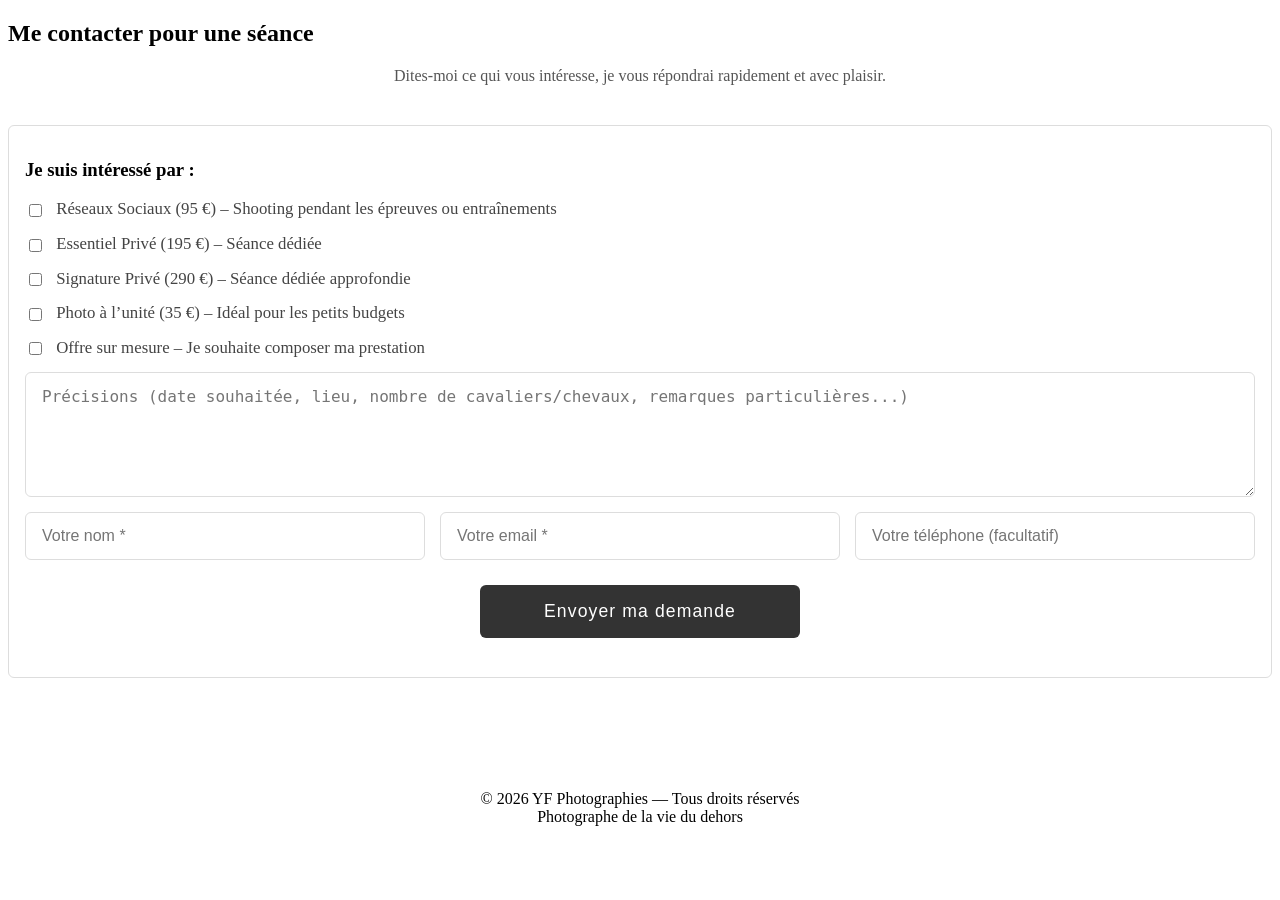
<file: prestations-contact.html>
<!DOCTYPE html>
<html lang="en">
<head>
    <meta charset="UTF-8">
    <meta name="viewport" content="width=device-width, initial-scale=1.0">
    
    <!-- CSS -->
     <link rel="stylesheet" href="./prestations-contact.css" />
    
    <title>Prestations | Contact</title>
</head>
<body>
 <div class="contact-section">
    <h2>Me contacter pour une séance</h2>
    <p style="text-align: center; color: #555; margin-bottom: 40px;">
        Dites-moi ce qui vous intéresse, je vous répondrai rapidement et avec plaisir.
    </p>

    <form id="prestations-form" class="contact-form">
        
        <h3>Je suis intéressé par :</h3>
        
        <div class="checkbox-list">
            <label class="checkbox-item">
                <input type="checkbox" name="offre" value="reseaux">
                Réseaux Sociaux (95 €) – Shooting pendant les épreuves ou entraînements
            </label>
            
            <label class="checkbox-item">
                <input type="checkbox" name="offre" value="essentiel">
                Essentiel Privé (195 €) – Séance dédiée
            </label>
            
            <label class="checkbox-item">
                <input type="checkbox" name="offre" value="signature">
                Signature Privé (290 €) – Séance dédiée approfondie
            </label>
            
            <label class="checkbox-item">
                <input type="checkbox" name="offre" value="unite">
                Photo à l’unité (35 €) – Idéal pour les petits budgets
            </label>
            
            <label class="checkbox-item">
                <input type="checkbox" name="offre" value="surmesure">
                Offre sur mesure – Je souhaite composer ma prestation
            </label>
        </div>

        <div class="textArea">
            <textarea name="message" rows="5" placeholder="Précisions (date souhaitée, lieu, nombre de cavaliers/chevaux, remarques particulières...)"></textarea>
            
        </div>

        <div class="form-row">
            <input type="text" name="nom" placeholder="Votre nom *" required>
            <input type="email" name="email" placeholder="Votre email *" required>
            <input type="tel" name="telephone" placeholder="Votre téléphone (facultatif)">
        </div>

        <button type="submit" class="btn-big">Envoyer ma demande</button>
    </form>
</div>
</div>
</div>
</div>
<footer>
        © 2026 YF Photographies — Tous droits réservés<br>
        Photographe de la vie du dehors
    </footer>

    <script src="./prestations-contact.js"></script>
</body>
</html>
</file>
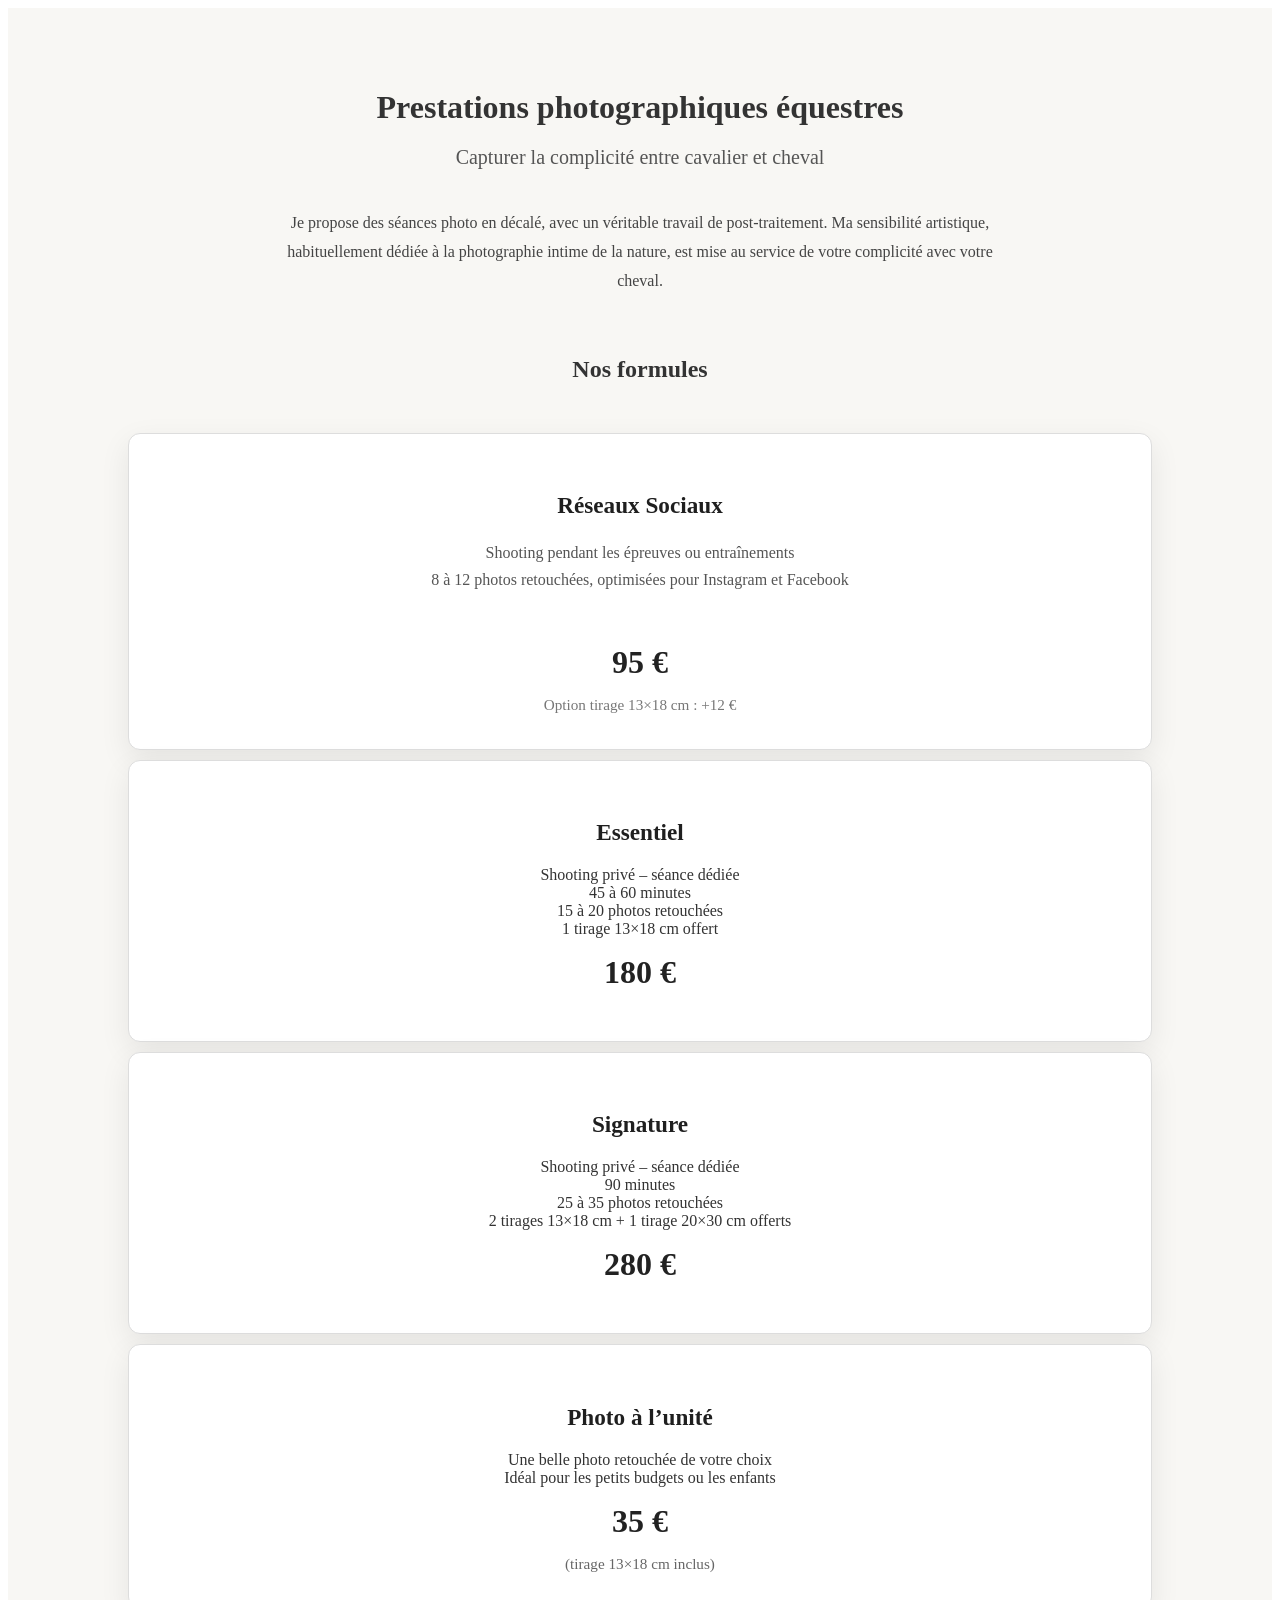
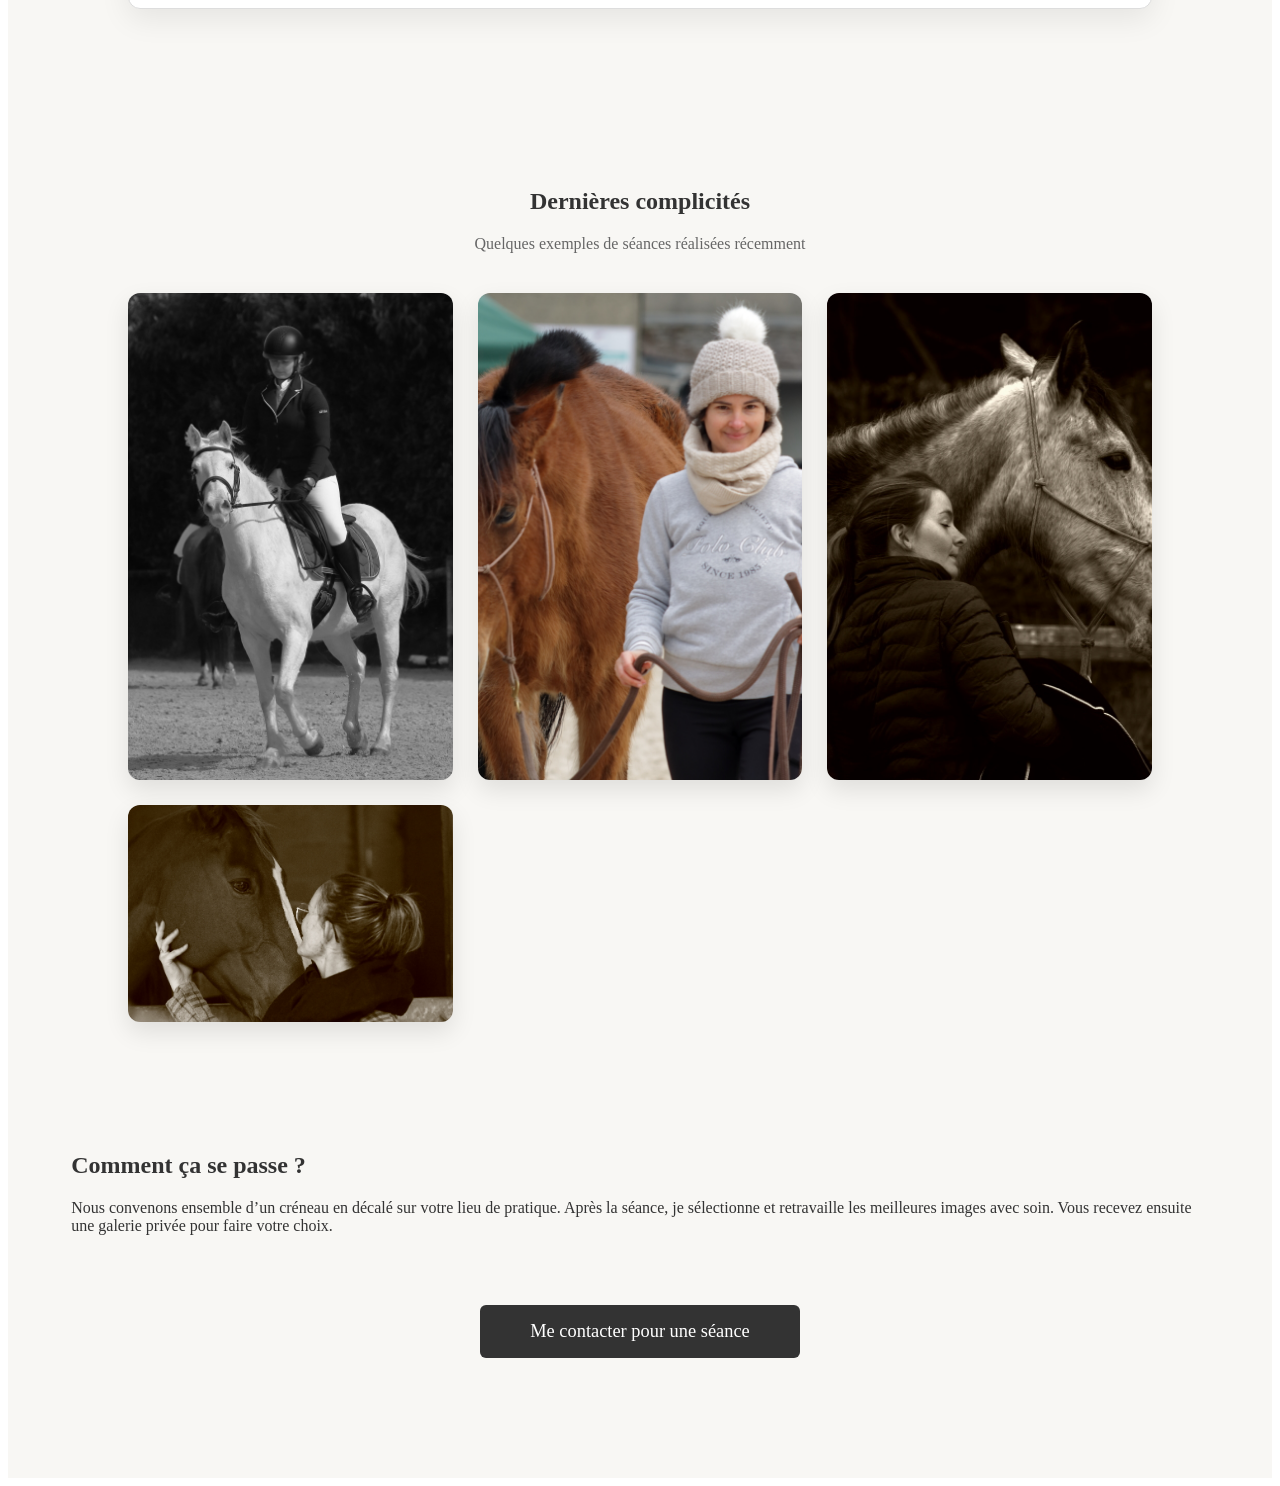
<file: prestations.html>
<!DOCTYPE html>
<html lang="en">
<head>
    <meta charset="UTF-8">
    <meta name="viewport" content="width=device-width, initial-scale=1.0">

    <!-- CSS -->
     <link rel="stylesheet" href="prestations.css" />

    <!-- SEO -->
     <meta name="description" content="Prestations de photographies équestre">
    <meta property="og:title" content="YF Photographies">
    <meta property="og:description" content="Photographies équestre">


    <title>YF Photographies | Prestations</title>
</head>
<body>


    <div id="prestations" class="prestations-page">

    <h1>Prestations photographiques équestres</h1>
    
    <p class="subtitle">Capturer la complicité entre cavalier et cheval</p>

    <p style="max-width: 720px; margin: 40px auto 60px auto; text-align: center; color: #444; line-height: 1.8;">
        Je propose des séances photo en décalé, avec un véritable travail de post-traitement. 
        Ma sensibilité artistique, habituellement dédiée à la photographie intime de la nature, 
        est mise au service de votre complicité avec votre cheval.
    </p>

<!-- ==================== FORMULES ==================== -->
<div class="formules">
    <h2>Nos formules</h2>
    
    <!-- 1. Réseaux Sociaux (pendant les épreuves) -->
    <div class="formule-card">
    <h3>Réseaux Sociaux</h3>
    <div class="formule-description">
        Shooting pendant les épreuves ou entraînements<br>
        8 à 12 photos retouchées, optimisées pour Instagram et Facebook
    </div>
    <div class="price">95 €</div>
    <small>Option tirage 13×18 cm : +12 €</small>
</div>


    <!-- <div class="formule-card">
        <h3>Réseaux Sociaux</h3>
        <p>Shooting pendant les épreuves ou entraînements<br>
           8 à 12 photos retouchées, optimisées pour Instagram et Facebook</p>
        <div class="price">95 €</div>
        <small style="color: #666;">Option tirage 13×18 cm : +12 €</small>
    </div> -->

    <!-- 2. Essentiel (privé) -->
    <div class="formule-card">
        <h3>Essentiel</h3>
        <p>Shooting privé – séance dédiée<br>
           45 à 60 minutes<br>
           15 à 20 photos retouchées<br>
           1 tirage 13×18 cm offert</p>
        <div class="price">180 €</div>
    </div>

    <!-- 3. Signature (privé) -->
    <div class="formule-card">
        <h3>Signature</h3>
        <p>Shooting privé – séance dédiée<br>
           90 minutes<br>
           25 à 35 photos retouchées<br>
           2 tirages 13×18 cm + 1 tirage 20×30 cm offerts</p>
        <div class="price">280 €</div>
    </div>

    <!-- 4. Photo à l’unité -->
    <div class="formule-card">
        <h3>Photo à l’unité</h3>
        <p>Une belle photo retouchée de votre choix<br>
           Idéal pour les petits budgets ou les enfants</p>
        <div class="price">35 €</div>
        <small style="color: #666;">(tirage 13×18 cm inclus)</small>
    </div>
</div>
    <!-- Dernières complicités -->
    <section class="complicites">
        <h2>Dernières complicités</h2>
        <p style="text-align: center; color: #666; margin-bottom: 40px;">
            Quelques exemples de séances réalisées récemment
        </p>
        
        <div class="complicites-grid">
            <div class="complicite-card">
                <img src="./assets/image.jpg" alt="Cavalier et cheval en action">
            </div>
            <div class="complicite-card">
                <img src="./assets/2025_03_16_4002-10x10.JPG" alt="Portrait cavalier et monture">
            </div>
            <div class="complicite-card">
                <img src="./assets/2025_03_16_4193-10x8-NB.JPG" alt="Cheval gris en mouvement">
            </div>
            <div class="complicite-card">
                <img src="./assets/2025_10_19_5438-10x6.JPG" alt="Complicité en extérieur">
            </div>
        </div>
    </section>

    <!-- Comment ça se passe -->
    <div class="processus">
        <h2>Comment ça se passe ?</h2>
        <p>
            Nous convenons ensemble d’un créneau en décalé sur votre lieu de pratique. 
            Après la séance, je sélectionne et retravaille les meilleures images avec soin. 
            Vous recevez ensuite une galerie privée pour faire votre choix.
        </p>
    </div>

    
    <!-- Bouton final -->
    <div style="text-align: center; margin: 70px 0 40px;">
        <a href="./prestations-contact.html" class="btn-big" target="_blank">Me contacter pour une séance</a>
    </div>

</div>
</body>
</html>
</file>
<file: prestations-contact.css>
.checkbox-list label {
    display: block;
    margin-bottom: 14px;
    font-size: 1.05rem;
    color: #444;
    cursor: pointer;
}

.checkbox-list input[type="checkbox"] {
    margin-right: 10px;
    vertical-align: middle;
}

.form-row {
    display: grid;
    grid-template-columns: 1fr 1fr 1fr;
    gap: 15px;
    margin-top: 10px;
    margin-bottom: 10px;
}

.textArea
{
    display: grid;
    grid-template-columns: 1fr;
    margin-bottom: 15px;
}

.contact-form,
.contact-form input,
.textArea textarea
{
    padding: 14px 16px;
    border: 1px solid #ddd;
    border-radius: 6px;
    font-size: 1rem;
}

.btn-big {
    display: block;
    width: 100%;
    max-width: 320px;
    margin: 25px auto 25px;
    padding: 16px 40px;
    background: #333;
    color: white;
    border: none;
    border-radius: 6px;
    font-size: 1.1rem;
    cursor: pointer;
    letter-spacing: 1.1px;
}

.btn-big:hover {
    background: #555;
}

@media (max-width: 600px) {
    .form-row {
        grid-template-columns: 1fr;
    }
}

footer {
  text-align: center;
  padding: 3rem 1rem;
  /* color: var(--accent); */
  margin-top: 4rem;
}
</file>
<file: prestations.css>
/* Styles spécifiques à la page Prestations */
#prestations h1 {
    color: #333;
}

.subtitle {
    color: #555;
    font-size: 1.25rem;
}

.formules {
    max-width: 1100px;
    margin: 0 auto 80px;
    padding: 0 5%;
}

.formules h2 {
    text-align: center;
    margin-bottom: 50px;
    color: #333;
}

/* Nouveau */
.formule-card h3 {
    font-size: 1.45rem;
    margin-bottom: 20px;
    color: #1f1f1f;
}

.formule-card {
    background: white;
    border: 1px solid #ddd;
    border-radius: 12px;
    padding: 35px 30px;
    margin-bottom: 10px;
    text-align: center;
    box-shadow: 0 10px 30px rgba(0,0,0,0.08);
    transition: all 0.3s ease;
    height: 100%;
}

/* .formule-card {
    background: white;
    border: 1px solid #ddd;
    border-radius: 10px;
    padding: 30px 25px;
    text-align: center;
    margin-bottom: 30px;
    box-shadow: 0 5px 20px rgba(0,0,0,0.05);
} */

.formule-description {
    color: #555;
    line-height: 1.7;
    margin-bottom: 25px;
    min-height: 80px;
}

/* .formule-card h3 {
    margin-bottom: 20px;
    color: #222;
} */

.formule-card ul {
    list-style: none;
    padding: 0;
    margin-bottom: 25px;
    color: #444;
}

.formule-card ul li {
    margin: 8px 0;
}

.price {
    font-size: 2rem;
    font-weight: 700;
    color: #222;
    margin: 15px 0;
}

/* .price {
    font-size: 1.8rem;
    font-weight: 600;
    color: #222;
    margin: 15px 0;
} */

.formule-card.special {
    background: #f8f7f4;
    border-color: #ccc;
}

small {
    color: #777;
    font-size: 0.95rem;
}

/* Section Dernières complicités */
.complicites {
    background: #f8f7f4;
    padding: 80px 5% 70px;
    margin: 60px 0;
}

.complicites h2 {
    text-align: center;
    color: #333;
}

.complicites-grid {
    display: grid;
    grid-template-columns: repeat(auto-fit, minmax(260px, 1fr));
    gap: 25px;
    max-width: 1200px;
    margin: 0 auto;
}

.complicite-card {
    border-radius: 12px;
    overflow: hidden;
    box-shadow: 0 10px 25px rgba(0,0,0,0.1);
}

.complicite-card img {
    width: 100%;
    height: 100%;
    object-fit: cover;
    display: block;
}

/* Bouton grand */
.btn-big {
    display: inline-block;
    padding: 16px 50px;
    background: #333;
    color: white;
    text-decoration: none;
    border-radius: 6px;
    font-size: 1.15rem;
    transition: all 0.3s;
}

.btn-big:hover {
    background: #555;
}

.prestations-page {
    padding: 60px 5% 80px;
    max-width: 1400px;
    margin: 0 auto;
    background: #f8f7f4;     /* gris très clair */
    color: #333;
}

.prestations-page h1 {
    color: #222;
    text-align: center;
    margin-bottom: 10px;
}

.subtitle {
    color: #555;
    text-align: center;
    font-size: 1.25rem;
    margin-bottom: 20px;
}
</file>
